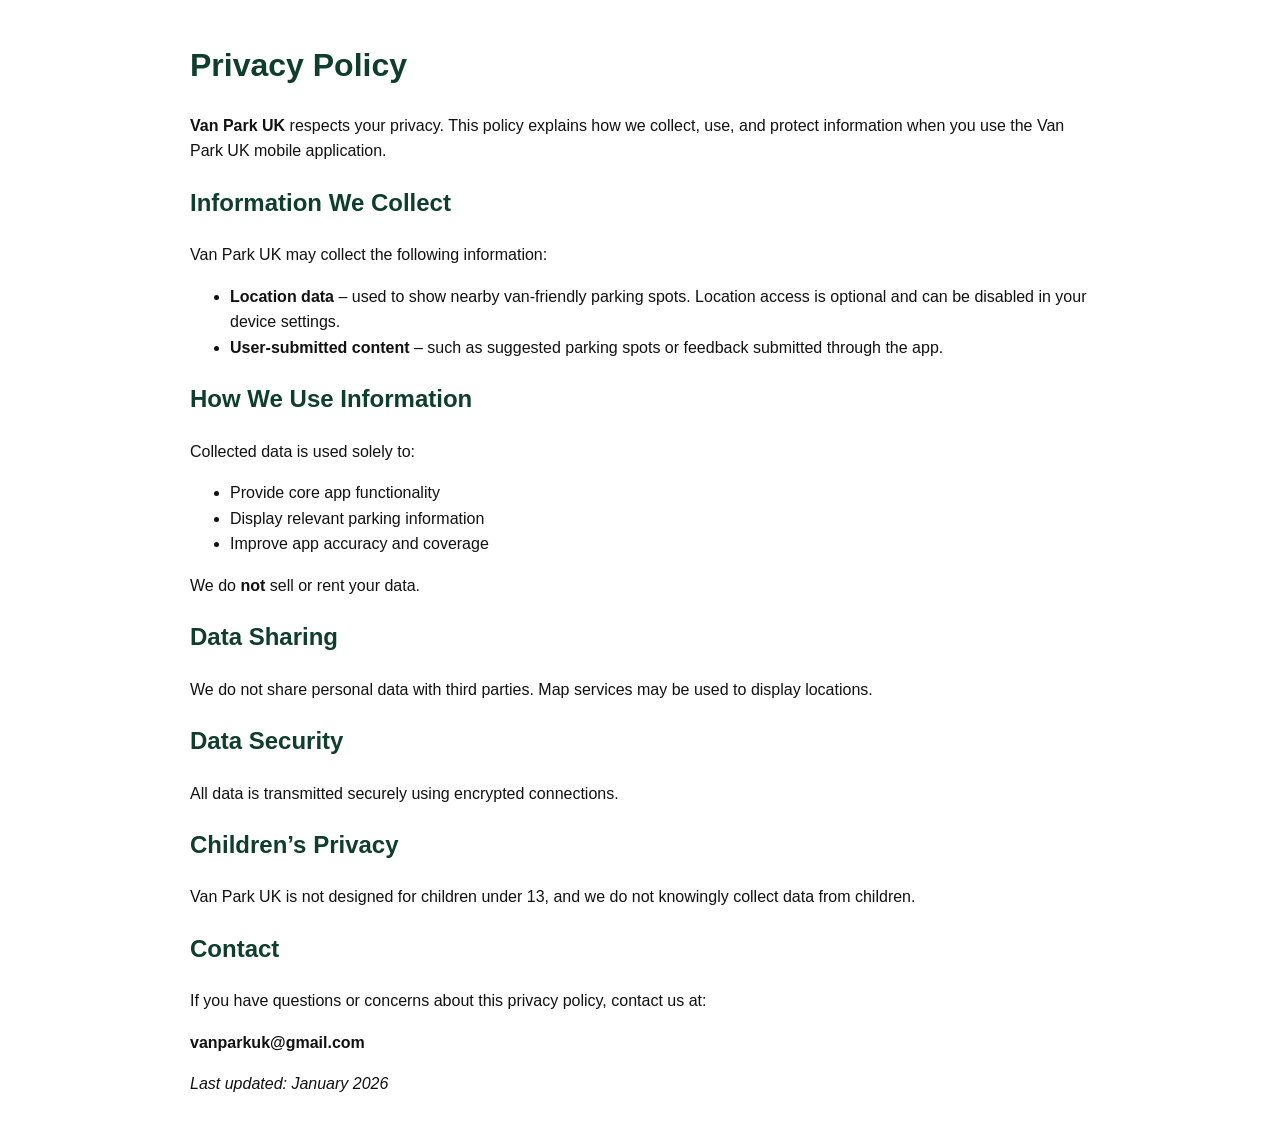
<file: index.html>
<!DOCTYPE html>
<html lang="en">
<head>
  <meta charset="UTF-8" />
  <title>Van Park UK – Privacy Policy</title>
  <meta name="viewport" content="width=device-width, initial-scale=1.0" />
  <style>
    body {
      font-family: Arial, sans-serif;
      max-width: 900px;
      margin: 40px auto;
      padding: 0 20px;
      line-height: 1.6;
      color: #111;
    }
    h1, h2 {
      color: #0f3d2e;
    }
  </style>
</head>
<body>

<h1>Privacy Policy</h1>

<p><strong>Van Park UK</strong> respects your privacy. This policy explains how we collect, use, and protect information when you use the Van Park UK mobile application.</p>

<h2>Information We Collect</h2>

<p>Van Park UK may collect the following information:</p>
<ul>
  <li><strong>Location data</strong> – used to show nearby van-friendly parking spots. Location access is optional and can be disabled in your device settings.</li>
  <li><strong>User-submitted content</strong> – such as suggested parking spots or feedback submitted through the app.</li>
</ul>

<h2>How We Use Information</h2>

<p>Collected data is used solely to:</p>
<ul>
  <li>Provide core app functionality</li>
  <li>Display relevant parking information</li>
  <li>Improve app accuracy and coverage</li>
</ul>

<p>We do <strong>not</strong> sell or rent your data.</p>

<h2>Data Sharing</h2>

<p>We do not share personal data with third parties. Map services may be used to display locations.</p>

<h2>Data Security</h2>

<p>All data is transmitted securely using encrypted connections.</p>

<h2>Children’s Privacy</h2>

<p>Van Park UK is not designed for children under 13, and we do not knowingly collect data from children.</p>

<h2>Contact</h2>

<p>If you have questions or concerns about this privacy policy, contact us at:</p>
<p><strong>vanparkuk@gmail.com</strong></p>

<p><em>Last updated: January 2026</em></p>

</body>
</html>
</file>
